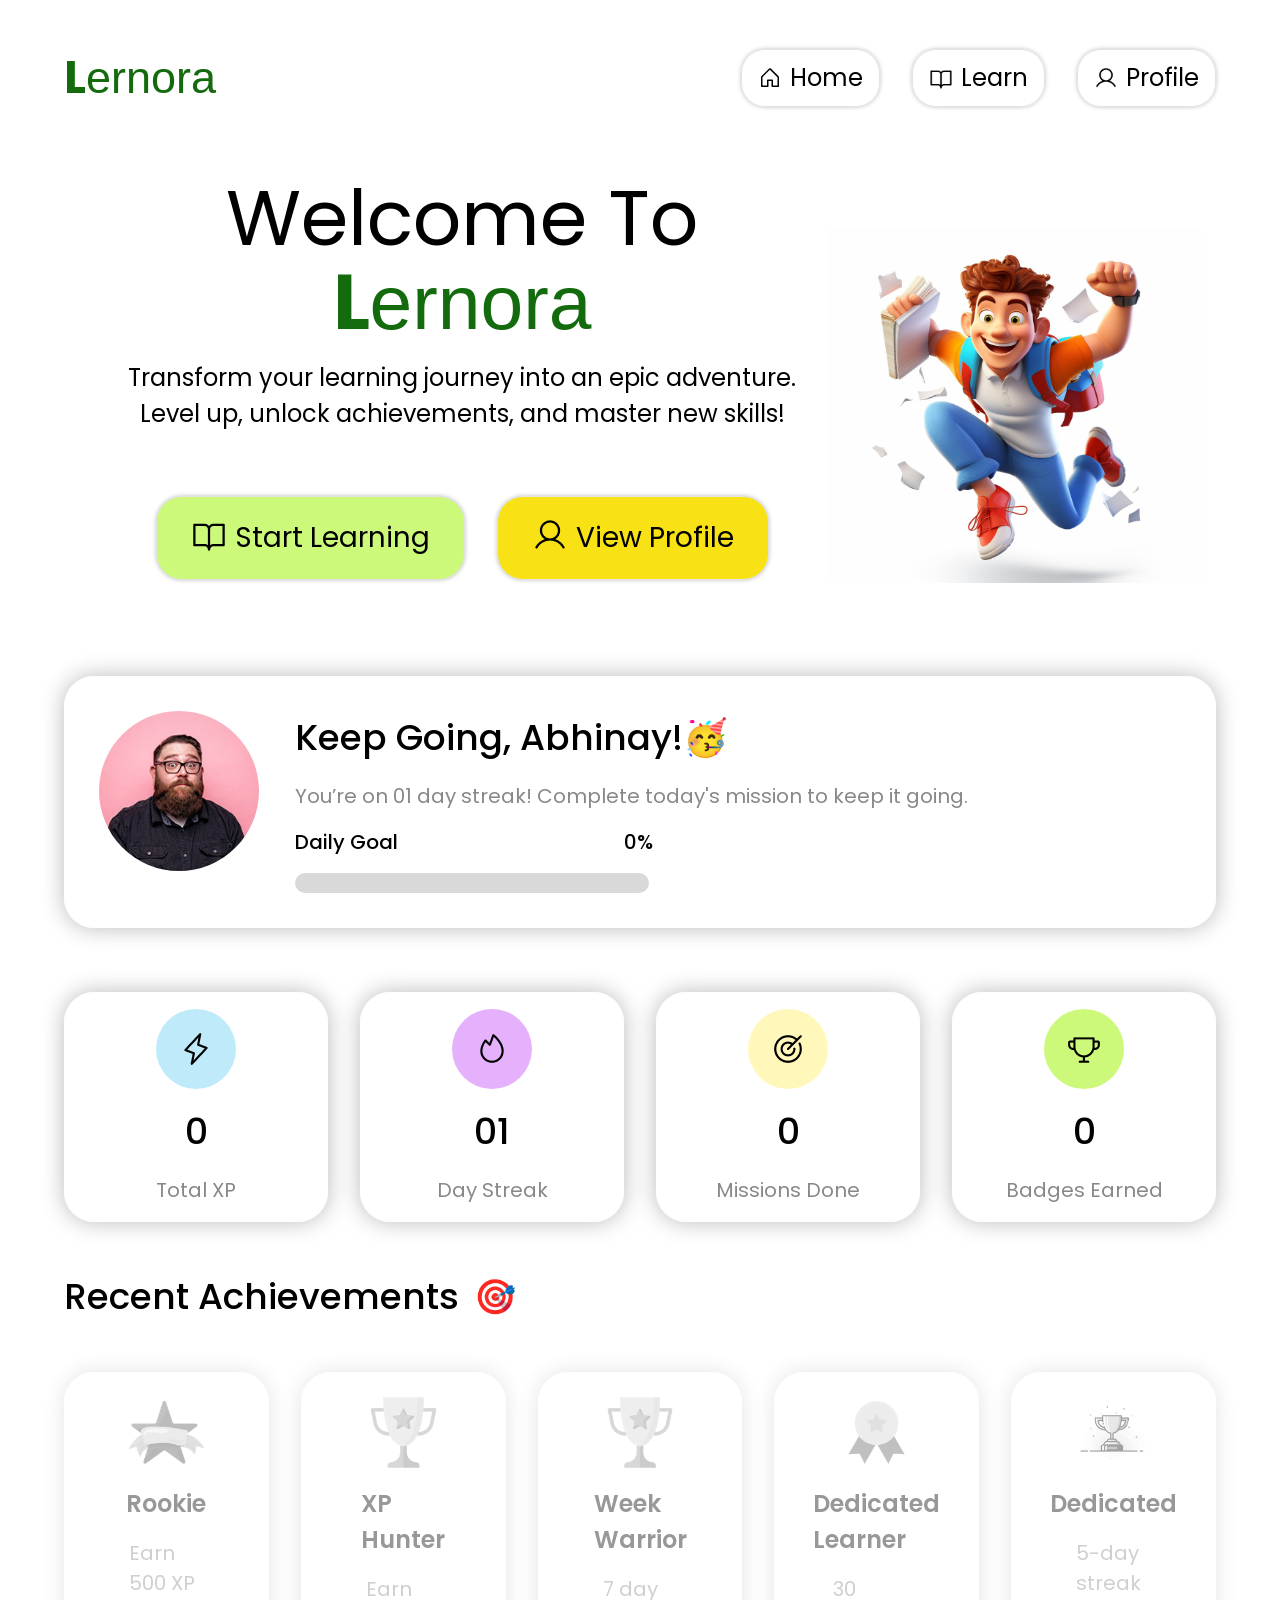
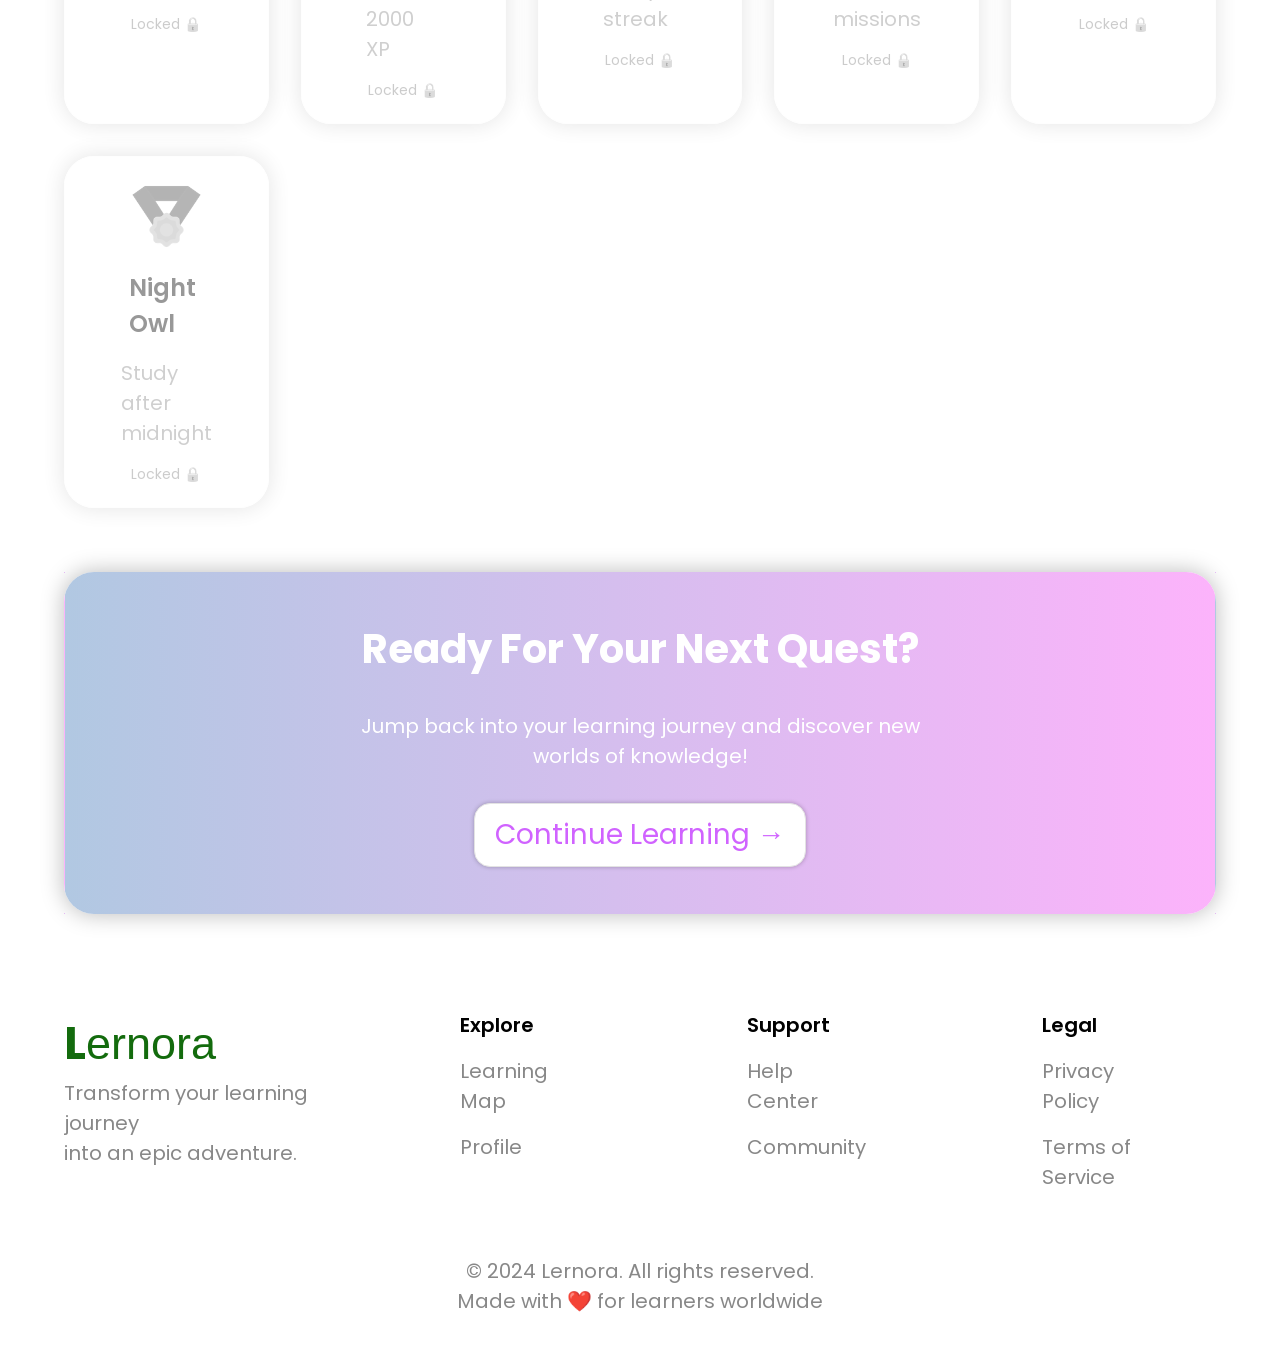
<file: Lernora/index.html>
<!doctype html>
<html lang="en">
  <head>
    <meta charset="UTF-8" />
    <meta name="viewport" content="width=device-width, initial-scale=1.0" />
    <link rel="preconnect" href="https://fonts.googleapis.com" />
    <link rel="preconnect" href="https://fonts.gstatic.com" crossorigin />
    <link
      href="https://fonts.googleapis.com/css2?family=Poppins:ital,wght@0,100;0,200;0,300;0,400;0,500;0,600;0,700;0,800;0,900;1,100;1,200;1,300;1,400;1,500;1,600;1,700;1,800;1,900&display=swap"
      rel="stylesheet"
    />
    <link
      href="https://fonts.cdnfonts.com/css/rosehot-free-version"
      rel="stylesheet"
    />
    <link rel="stylesheet" href="css/base.css" />
    <link rel="stylesheet" href="css/layout.css" />
    <link rel="stylesheet" href="css/component.css" />
    <title>Dashboard</title>
  </head>

  <body class="page">
    <header class="header-content">
      <a href="index.html" class="logo"
        ><span class="logo-letter">L</span>ernora</a
      >
      <nav class="nav-bar">
        <ul class="menu">
          <li class="menu-item" id="menu-home">
            <a href="index.html"><img src="assets/icons/house.png" />Home</a>
          </li>
          <li class="menu-item" id="menu-learn">
            <a href="learn.html"><img src="assets/icons/book.png" />Learn</a>
          </li>
          <li class="menu-item" id="menu-profile">
            <a href="profile.html"
              ><img src="assets/icons/profile.png" />Profile</a
            >
          </li>
        </ul>
      </nav>
    </header>

    <main class="main-content">
      <section class="hero-section">
        <div class="hero-content">
          <div class="hero-text">
            <h1>
              Welcome To<br />
              <span class="hero-logo"
                ><span class="logo-letter">L</span>ernora</span
              >
            </h1>
            <p id="hero-para">
              Transform your learning journey into an epic adventure.<br />
              Level up, unlock achievements, and master new skills!
            </p>
          </div>
          <div class="hero-actions">
            <a href="learn.html"
              ><button id="start-learning-btn" class="hero-btn">
                <img src="assets/icons/book.png" />Start Learning
              </button>
            </a>
            <a href="profile.html">
              <button id="view-profile-btn" class="hero-btn">
                <img src="assets/icons/profile.png" />View Profile
              </button>
            </a>
          </div>
        </div>
        <div class="hero-visuals">
          <img
            src="assets/images/boy.png"
            alt=""
            id="boy-img"
            aria-hidden="true"
          />
        </div>
      </section>

      <section class="progress-section">
        <article class="daily-progress">
          <div class="user-image">
            <img src="assets/images/user.png" alt="" id="user-img" />
          </div>
          <div class="progress-text">
            <h2 class="greeting">
              Keep Going, <span class="user-name">Abhinay</span>!&#129395;
            </h2>
            <p class="streak-text">
              You’re on <span class="day-streak">7</span> day streak! Complete
              today's mission to keep it going.
            </p>
            <p>Daily Goal <span class="progress-percent"></span></p>
            <div class="progress-bar">
              <div class="progress-bar__fill"></div>
            </div>
            <!-- Progress bar -->
          </div>
        </article>

        <div class="progress-stats-grid">
          <div class="progress-item">
            <div id="progress-item1">
              <img
                src="assets/icons/bolt.png"
                alt=""
                class="progress-icon"
                aria-hidden="true"
              /><!--bolt-icon-->
            </div>
            <h3 class="total-xp"><!--total-xp--></h3>
            <p>Total XP</p>
          </div>

          <div class="progress-item">
            <div id="progress-item2">
              <img
                src="assets/icons/fire.png"
                alt=""
                class="progress-icon"
                aria-hidden="true"
              /><!--fire-icon-->
            </div>
            <h3 class="day-streak">07<!--day-streak--></h3>
            <p>Day Streak</p>
          </div>

          <div class="progress-item">
            <div id="progress-item3">
              <img
                src="assets/icons/aim.png"
                alt=""
                class="progress-icon"
                aria-hidden="true"
              /><!--aim-icon-->
            </div>
            <h3 class="missions-done">28<!--missions-done--></h3>
            <p>Missions Done</p>
          </div>

          <div class="progress-item">
            <div id="progress-item4">
              <img
                src="assets/icons/small_trophy.png"
                alt=""
                class="progress-icon"
                aria-hidden="true"
              /><!--trophy-icon-->
            </div>
            <h3 class="badges-earned">20<!--badges-earned--></h3>
            <p>Badges Earned</p>
          </div>
        </div>
      </section>

      <section class="achievements-section">
        <div class="achievements-title">
          <h2>Recent Achievements</h2>
          <img
            src="assets/icons/target.gif"
            alt=""
            id="aim-board"
          /><!--target-icon-->
        </div>

        <div class="achievements-container" id="dashboard-achievements"></div>

        <div class="achievements-next">
          <h3>Ready For Your Next Quest?</h3>
          <p>
            Jump back into your learning journey and discover new worlds of
            knowledge!
          </p>
          <button id="next-learning-btn" class="hero-btn">
            <a href="learn.html"
              >Continue Learning &#8594;<!--right-arrow-icon--></a
            >
          </button>
        </div>
      </section>
    </main>

    <footer class="footer-content">
      <div class="footer-quick-links">
        <div class="footer-branding">
          <a href="index.html" class="logo"
            ><span class="logo-letter">L</span>ernora</a
          >
          <p>Transform your learning journey<br />into an epic adventure.</p>
        </div>
        <div class="quick-links">
          <ul>
            <li><h4>Explore</h4></li>
            <li><a href="#">Learning Map</a></li>
            <li><a href="#">Profile</a></li>
          </ul>
        </div>
        <div class="quick-links">
          <ul>
            <li><h4>Support</h4></li>
            <li><a href="#">Help Center</a></li>
            <li><a href="#">Community</a></li>
          </ul>
        </div>
        <div class="quick-links">
          <ul>
            <li><h4>Legal</h4></li>
            <li><a href="#">Privacy Policy</a></li>
            <li><a href="#">Terms of Service</a></li>
          </ul>
        </div>
      </div>
      <div class="footer-copyright">
        <p>© 2024 Lernora. All rights reserved.</p>
        <p>Made with &#10084;&#65039; for learners worldwide</p>
      </div>
    </footer>
    <script type="module" src="js/main.js"></script>
  </body>
</html>
</file>
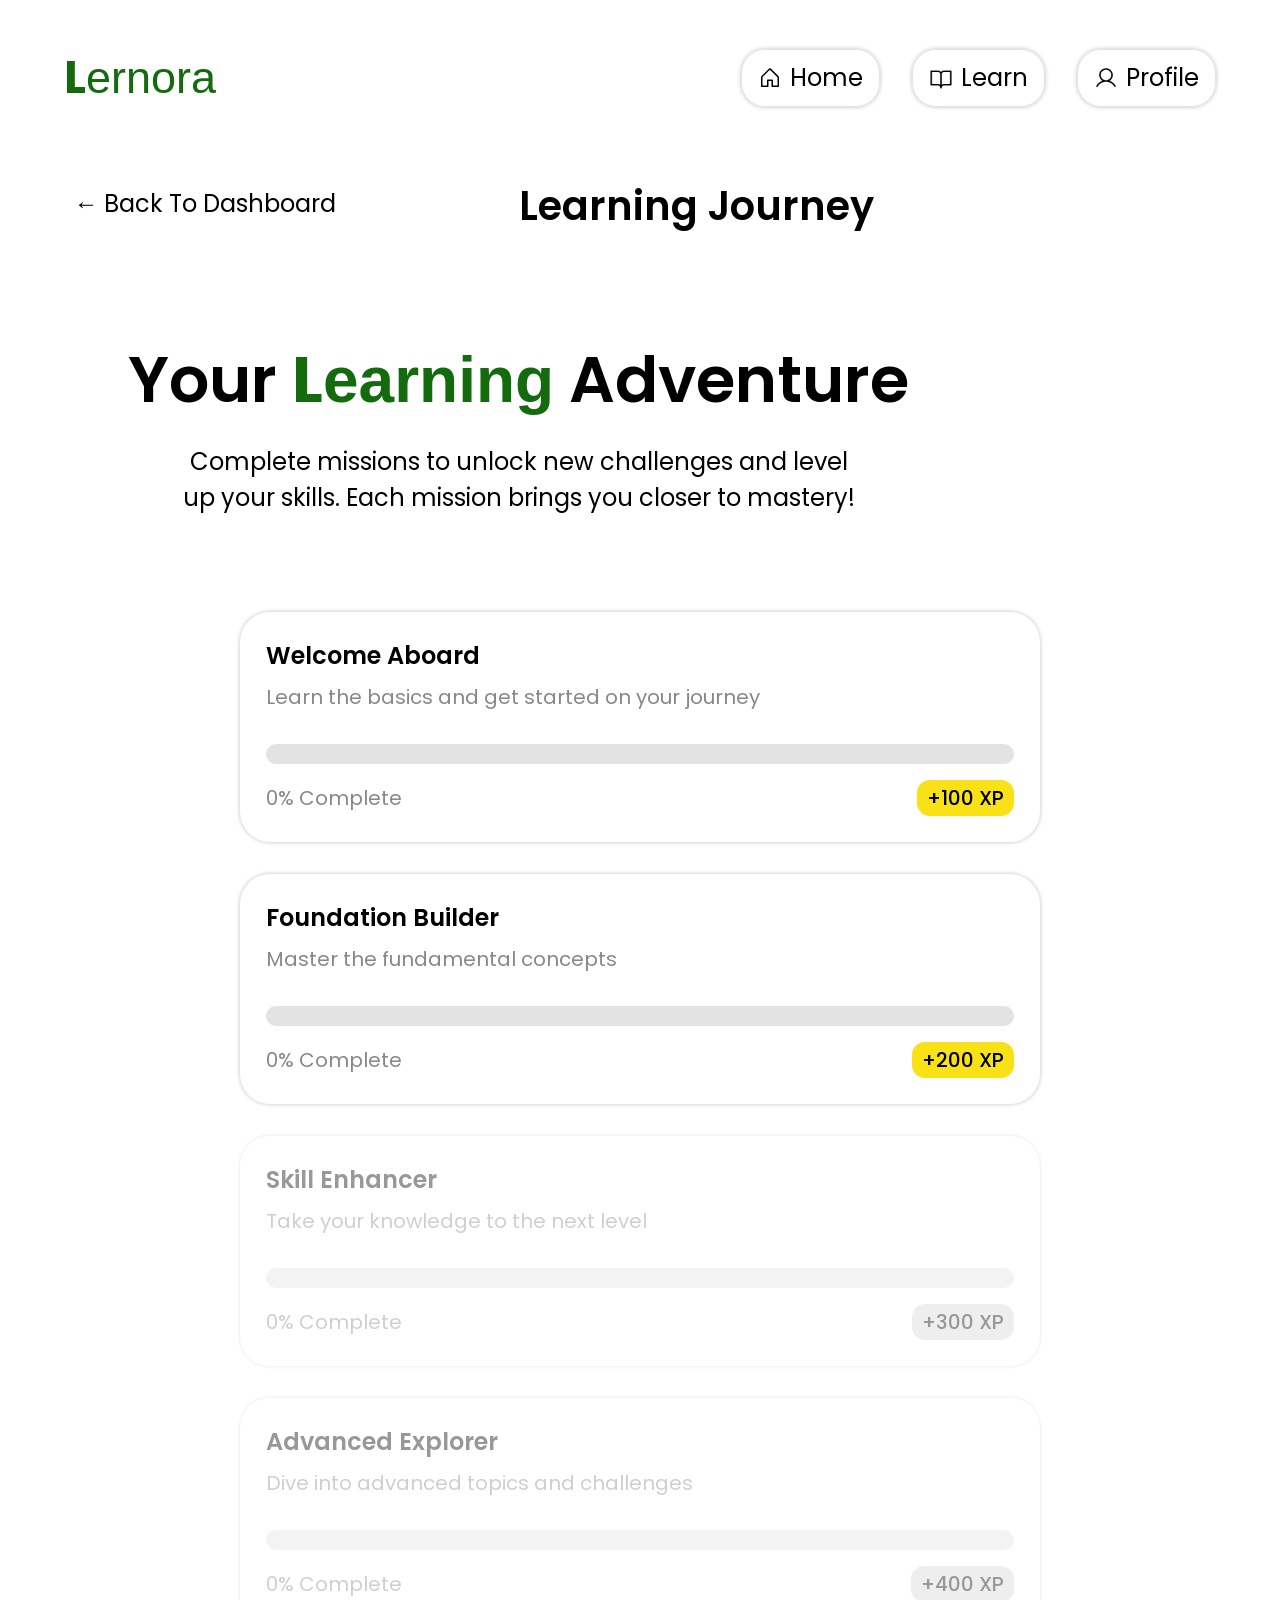
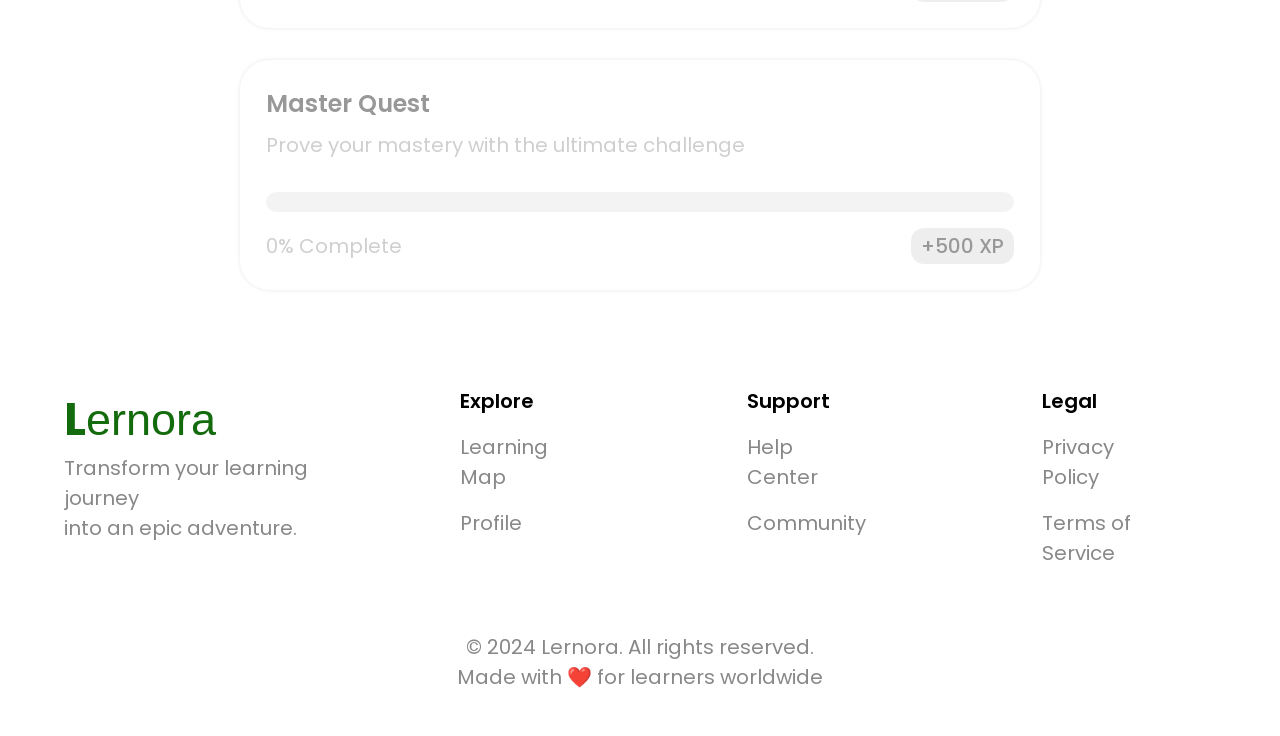
<file: Lernora/learn.html>
<!doctype html>
<html lang="en">
  <head>
    <meta charset="UTF-8" />
    <meta name="viewport" content="width=device-width, initial-scale=1.0" />
    <link rel="preconnect" href="https://fonts.googleapis.com" />
    <link rel="preconnect" href="https://fonts.gstatic.com" crossorigin />
    <link
      href="https://fonts.googleapis.com/css2?family=Poppins:ital,wght@0,100;0,200;0,300;0,400;0,500;0,600;0,700;0,800;0,900;1,100;1,200;1,300;1,400;1,500;1,600;1,700;1,800;1,900&display=swap"
      rel="stylesheet"
    />
    <link
      href="https://fonts.cdnfonts.com/css/rosehot-free-version"
      rel="stylesheet"
    />
    <link rel="stylesheet" href="css/base.css" />
    <link rel="stylesheet" href="css/layout.css" />
    <link rel="stylesheet" href="css/component.css" />
    <title>Learn</title>
  </head>

  <body class="page">
    <header class="header-content">
      <a href="index.html" class="logo"
        ><span class="logo-letter">L</span>ernora</a
      >
      <nav class="nav-bar">
        <ul class="menu">
          <li class="menu-item" id="menu-home">
            <a href="index.html"><img src="assets/icons/house.png" />Home</a>
          </li>
          <li class="menu-item" id="menu-learn">
            <a href="learn.html"><img src="assets/icons/book.png" />Learn</a>
          </li>
          <li class="menu-item" id="menu-profile">
            <a href="profile.html"
              ><img src="assets/icons/profile.png" />Profile</a
            >
          </li>
        </ul>
      </nav>
    </header>

    <main class="main-content">
      <div class="page-title">
        <a href="./index.html">&#8592; Back To Dashboard</a>
        <p>Learning Journey</p>
      </div>
      <section class="hero-section">
        <div class="hero-content">
          <div class="hero-text">
            <h2>
              Your
              <span class="hero-logo"
                ><span class="logo-letter">L</span>earning</span
              >
              Adventure
            </h2>
            <p id="hero-para">
              Complete missions to unlock new challenges and level
              <br />up your skills. Each mission brings you closer to mastery!
            </p>
          </div>
        </div>
      </section>

      <section class="learning-items"></section>
    </main>

    <footer class="footer-content">
      <div class="footer-quick-links">
        <div class="footer-branding">
          <a href="index.html" class="logo"
            ><span class="logo-letter">L</span>ernora</a
          >
          <p>Transform your learning journey<br />into an epic adventure.</p>
        </div>
        <div class="quick-links">
          <ul>
            <li><h4>Explore</h4></li>
            <li><a href="#">Learning Map</a></li>
            <li><a href="#">Profile</a></li>
          </ul>
        </div>
        <div class="quick-links">
          <ul>
            <li><h4>Support</h4></li>
            <li><a href="#">Help Center</a></li>
            <li><a href="#">Community</a></li>
          </ul>
        </div>
        <div class="quick-links">
          <ul>
            <li><h4>Legal</h4></li>
            <li><a href="#">Privacy Policy</a></li>
            <li><a href="#">Terms of Service</a></li>
          </ul>
        </div>
      </div>
      <div class="footer-copyright">
        <p>© 2024 Lernora. All rights reserved.</p>
        <p>Made with &#10084;&#65039; for learners worldwide</p>
      </div>
    </footer>
    <script type="module" src="js/main.js"></script>
  </body>
</html>
</file>
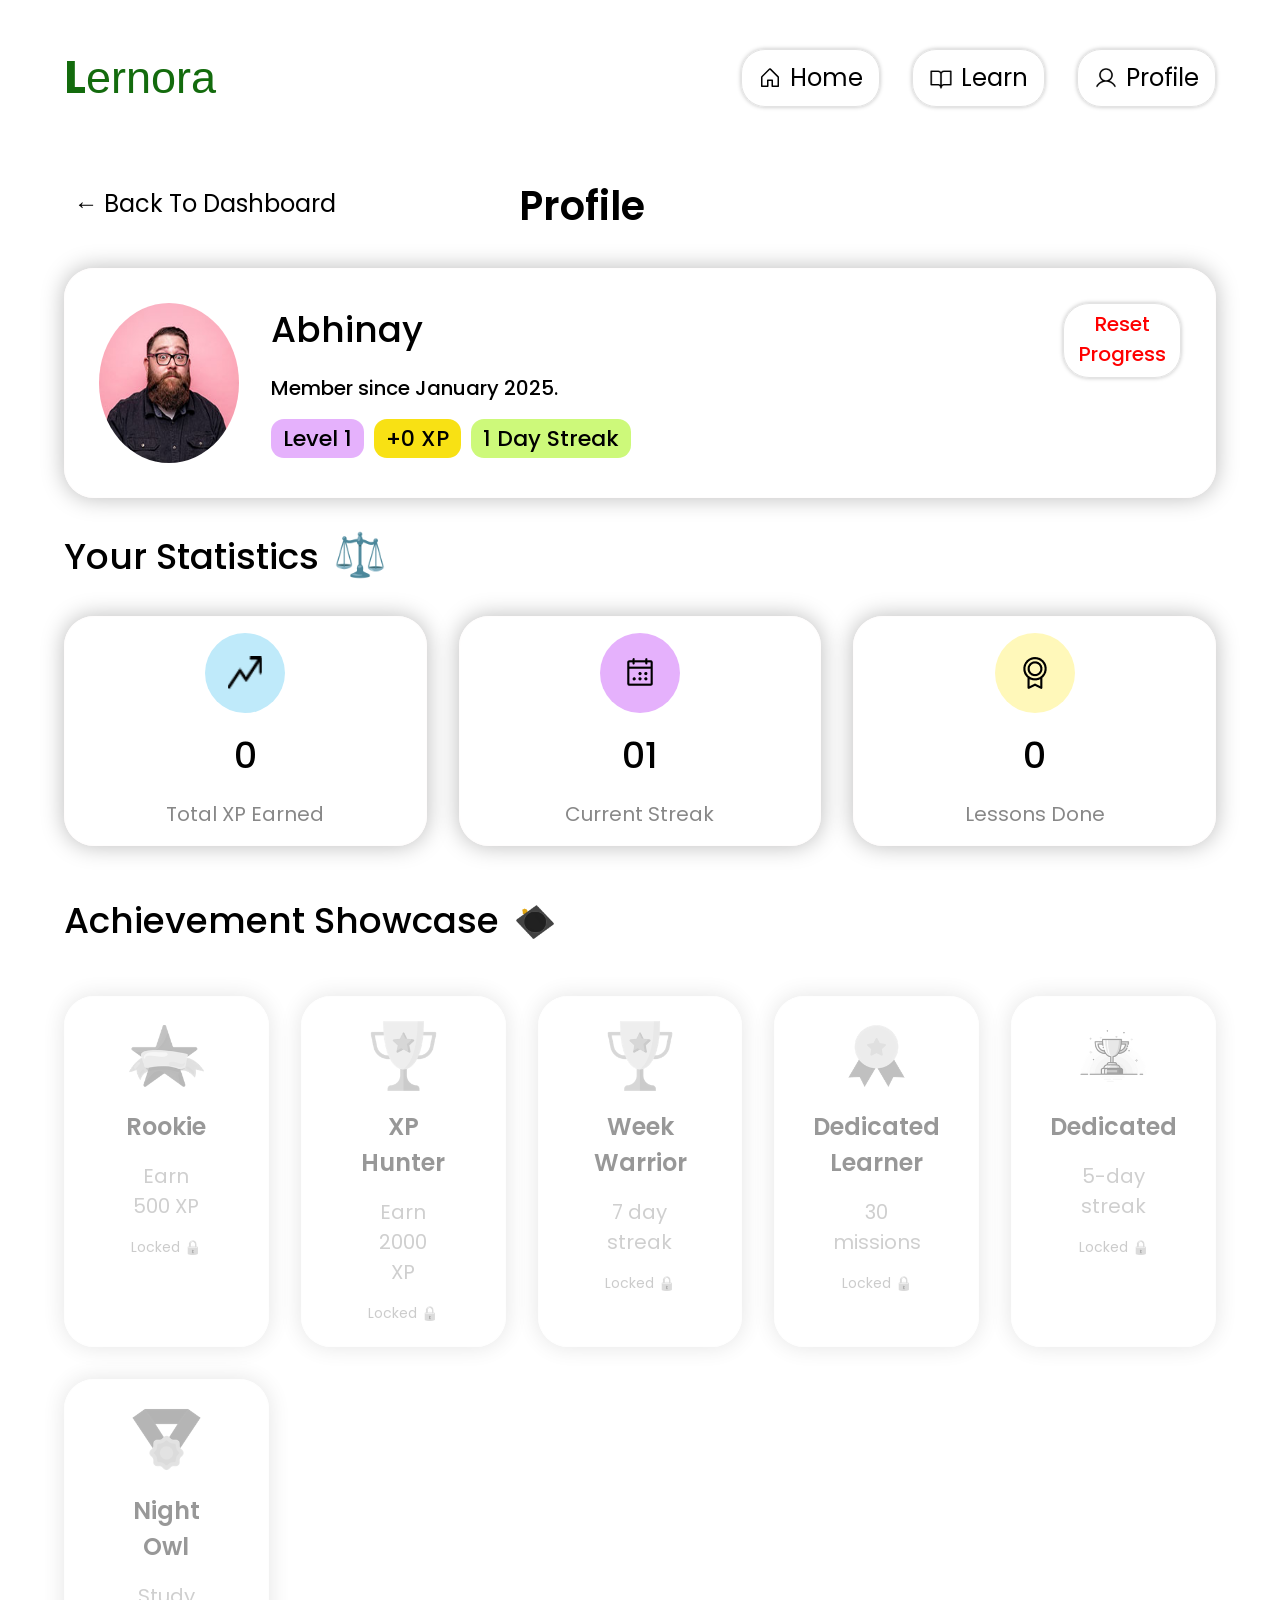
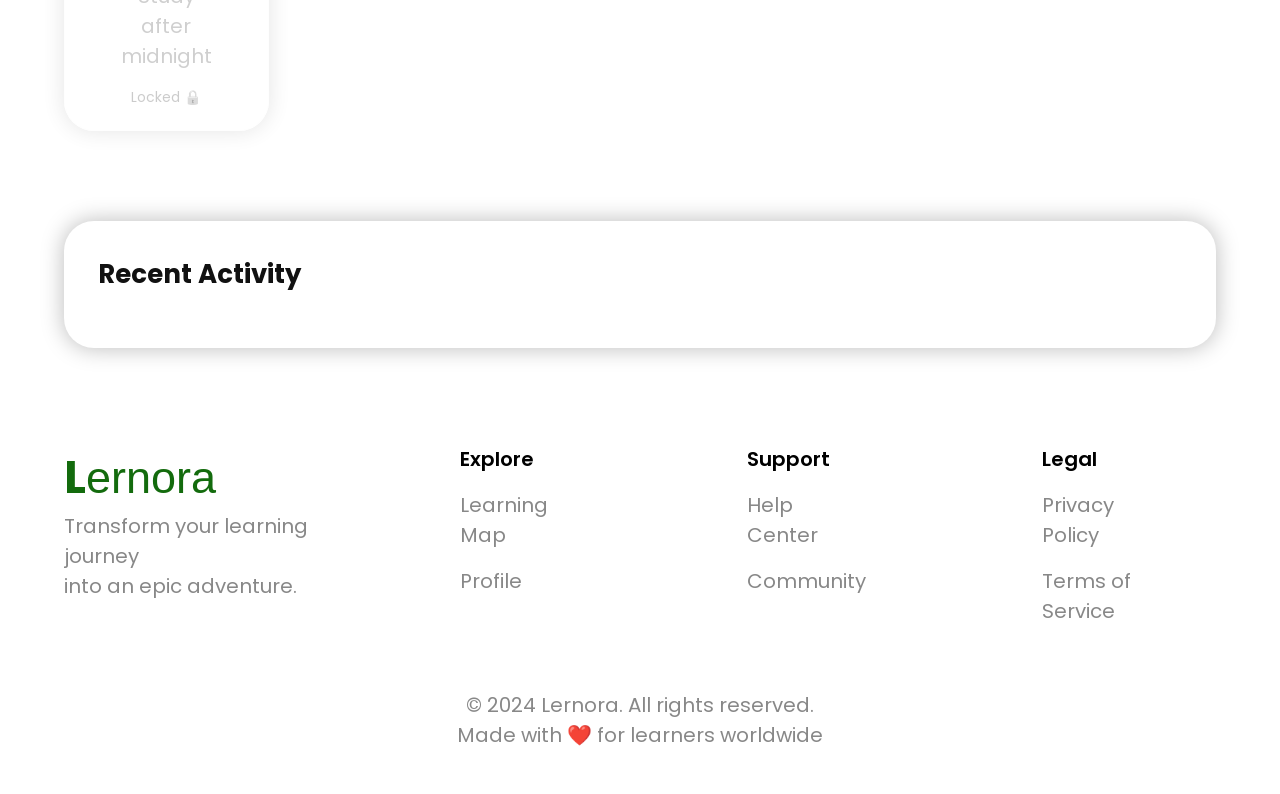
<file: Lernora/profile.html>
<!doctype html>
<html lang="en">
  <head>
    <meta charset="UTF-8" />
    <meta name="viewport" content="width=device-width, initial-scale=1.0" />
    <link rel="preconnect" href="https://fonts.googleapis.com" />
    <link rel="preconnect" href="https://fonts.gstatic.com" crossorigin />
    <link
      href="https://fonts.googleapis.com/css2?family=Poppins:ital,wght@0,100;0,200;0,300;0,400;0,500;0,600;0,700;0,800;0,900;1,100;1,200;1,300;1,400;1,500;1,600;1,700;1,800;1,900&display=swap"
      rel="stylesheet"
    />
    <link
      href="https://fonts.cdnfonts.com/css/rosehot-free-version"
      rel="stylesheet"
    />
    <link rel="stylesheet" href="css/base.css" />
    <link rel="stylesheet" href="css/layout.css" />
    <link rel="stylesheet" href="css/component.css" />
    <title>Profile</title>
  </head>
  <body class="page">
    <header class="header-content">
      <a href="index.html" class="logo"
        ><span class="logo-letter">L</span>ernora</a
      >
      <nav class="nav-bar">
        <ul class="menu">
          <li class="menu-item" id="menu-home">
            <a href="index.html"><img src="assets/icons/house.png" />Home</a>
          </li>
          <li class="menu-item" id="menu-learn">
            <a href="learn.html"><img src="assets/icons/book.png" />Learn</a>
          </li>
          <li class="menu-item" id="menu-profile">
            <a href="profile.html"
              ><img src="assets/icons/profile.png" />Profile</a
            >
          </li>
        </ul>
      </nav>
    </header>

    <main class="main-content">
      <div class="page-title">
        <a href="./index.html">&#8592; Back To Dashboard</a>
        <p>Profile</p>
      </div>

      <article class="daily-progress">
        <div class="user-image">
          <img src="assets/images/user.png" alt="" id="user-img" />
        </div>
        <div class="progress-text profile-text">
          <h2><span class="user-name">Abhinay</span></h2>
          <p>Member since January 2025.</p>
          <div class="profile-quick-stats">
            <span class="quick-stat level-text" id="qs1">Level 1</span>
            <span class="quick-stat profile-xp" id="qs2">+200 XP</span>
            <span class="quick-stat profile-streak" id="qs3">1 Day Streak</span>
          </div>
        </div>
        <button id="reset-progress-btn" class="hero-btn">Reset Progress</button>
      </article>

      <section class="profile-stats-section">
        <div class="profile-stats-title">
          <h2>Your Statistics</h2>
          <img src="assets/icons/weighing-scale.gif" alt="" />
        </div>
        <div class="profile-stats-grid">
          <div class="progress-item">
            <div id="progress-item1">
              <img
                src="assets/icons/trendup.png"
                alt=""
                class="progress-icon"
                aria-hidden="true"
              /><!--bolt-icon-->
            </div>
            <h3 class="total-xp">2450<!--total-xp--></h3>
            <p>Total XP Earned</p>
          </div>

          <div class="progress-item">
            <div id="progress-item2">
              <img
                src="assets/icons/calendardots.png"
                alt=""
                class="progress-icon"
                aria-hidden="true"
              /><!--fire-icon-->
            </div>
            <h3 class="day-streak">07<!--day-streak--></h3>
            <p>Current Streak</p>
          </div>

          <div class="progress-item">
            <div id="progress-item3">
              <img
                src="assets/icons/medal.png"
                alt=""
                class="progress-icon"
                aria-hidden="true"
              /><!--aim-icon-->
            </div>
            <h3 class="missions-done">28<!--missions-done--></h3>
            <p>Lessons Done</p>
          </div>
        </div>
      </section>

      <section class="achievements-section">
        <div class="achievements-title">
          <h2>Achievement Showcase</h2>
          <img
            src="assets/icons/hat.gif"
            alt=""
            id="aim-board"
          /><!--target-icon-->
        </div>
        <div
          class="achievements-container profile-achievements"
          id="achievements-list"
        ></div>
      </section>

      <section class="activity-section">
        <div class="activity-container"></div>
      </section>
    </main>

    <footer class="footer-content">
      <div class="footer-quick-links">
        <div class="footer-branding">
          <a href="index.html" class="logo"
            ><span class="logo-letter">L</span>ernora</a
          >
          <p>Transform your learning journey<br />into an epic adventure.</p>
        </div>
        <div class="quick-links">
          <ul>
            <li><h4>Explore</h4></li>
            <li><a href="#">Learning Map</a></li>
            <li><a href="#">Profile</a></li>
          </ul>
        </div>
        <div class="quick-links">
          <ul>
            <li><h4>Support</h4></li>
            <li><a href="#">Help Center</a></li>
            <li><a href="#">Community</a></li>
          </ul>
        </div>
        <div class="quick-links">
          <ul>
            <li><h4>Legal</h4></li>
            <li><a href="#">Privacy Policy</a></li>
            <li><a href="#">Terms of Service</a></li>
          </ul>
        </div>
      </div>
      <div class="footer-copyright">
        <p>© 2024 Lernora. All rights reserved.</p>
        <p>Made with &#10084;&#65039; for learners worldwide</p>
      </div>
    </footer>
    <script type="module" src="js/main.js"></script>
  </body>
</html>
</file>
<file: Lernora/css/base.css>
*,
*::before,
*::after {
  box-sizing: border-box;
}

*{
    margin: 0;
    padding: 0;
}

:root{
    --logo-green-color: rgba(19, 107, 13, 1);
    --light-green-color: rgba(205, 249, 122, 1);
    --lighter-green-color: rgba(171, 255, 208, 1);
    --light-blue-color: rgba(119, 136, 234, 1);
    --light-skyblue-color: rgba(191, 234, 250, 1);
    --purple-color: rgba(225, 156, 255, 1);
    --light-purple-color: rgba(229, 177, 252, 1);
    --cyan-green: rgba(171, 255, 208, 1);
    --orange-color: rgba(255, 213, 108, 1);
    --yellow-color: rgba(248, 225, 20, 1);
    --light-yellow-color: rgba(255, 248, 186, 1);
    --light-gray-color: rgba(136, 136, 136, 1);

    --space-xs: 0.25rem;
    --space-sm: 0.5rem;
    --space-md: 1rem;
    --space-lg: 2rem;
    --space-xl: 4rem;

    --btn-radius: 26px;
    --card-radius: 30px;
    --menu-btn-radius: 24px;
    --card-border: 1px solid rgba(255, 253, 253, 1);
    --btn-border: 1px solid rgba(227, 227, 227, 1);
    
    --box-shadow: 0px 0px 22.7px 1px rgba(0, 0, 0, 0.25);
    --btn-shadow: 0px 0px 4px 0px rgba(0, 0, 0, 0.25);


    --para-font-size: 20px;
}

body {
    line-height: 1.5;
    -webkit-font-smoothing: antialiased;
    font-family: "Poppins", sans-serif;
    font-weight: 400;
    font-style: normal;
    background-color: white;
}

h1{
    font-size: clamp(2.5rem, 6vw, 6rem);
    line-height: 1.1;
    font-weight: 400;
}

img,
svg{
    display: block;
    max-width: 100%;
}

a{
    text-decoration: none;
    color: inherit;
}

ul,
ol{
    list-style: none;
}

p{
    color: var(--light-gray-color);
    font-size: var(--para-font-size);
}

button{
    cursor: pointer;
    font-family: "Poppins", sans-serif;
    background: none;
}
</file>
<file: Lernora/css/layout.css>
.page{
    max-width: 1200px;
    margin: 0 auto;
    padding: 44px 24px;
}

/*---HEADER---*/
header{
    display: flex;
    justify-content: space-between;
}

nav{
    display: flex;
    justify-content: flex-end;
}

.menu{
    display: flex;
    justify-content: space-between;
    align-items: center;
    text-align: center;
    gap: var(--space-lg);
}

.menu-item a{
    display: flex;
    gap: var(--space-sm);
    flex-direction: row;
    align-items: center;
}

/*---FOOTER---*/
.footer-content{
    display: flex;
    flex-direction: column;
    align-items: center;
    gap: var(--space-xl);
    margin-top: var(--space-xl);
}

.footer-quick-links{
    display: flex;
    flex-direction: row;
    justify-content: space-between;
    align-items:flex-start;
    gap: 6rem;
}

.footer-copyright{
    text-align: center;
}

/*---HOME-PAGE---*/
.main-content{
    display: flex;
    flex-direction: column;
    gap: var(--space-lg);
}

.hero-section{
    display: flex;
    flex-direction: row;
    align-items: center;
    text-align: center;
    gap: var(--space-lg);
    padding: var(--space-xl);
}

.hero-content{
    display: flex;
    flex-direction: column;
    gap: var(--space-xl);
}

.hero-text{
    display: flex;
    flex-direction: column;
    gap: var(--space-md);
}

.hero-actions{
    display: flex;
    flex-direction: row;
    gap: var(--space-lg);
    justify-content: center;
}

.progress-section{
    display: flex;
    flex-direction: column;
    gap: var(--space-xl);
}

.daily-progress{
    display: flex;
    flex-direction: row;
    align-items: flex-start;
    gap: var(--space-lg);
}

.progress-text{
    display: flex;
    flex-direction: column;
    align-items: flex-start;
    gap: var(--space-md);
    width: 100%;
}

.progress-stats-grid {
    display: grid;
    grid-template-columns: repeat(auto-fit, minmax(200px, 1fr));
    gap: var(--space-lg);
}

.progress-item{
    display: flex;
    flex-direction: column;
    align-items: center;
    gap: var(--space-md);
}

.achievements-section{
    display: flex;
    flex-direction: column;
    gap: var(--space-xl);
}

#aim-board{
    width: 40px;
    height: 40px;
}

.achievements-title{
    display: flex;
    flex-direction: row;
    align-items: center;
    gap: var(--space-md);
}

.achievements-container{
    display: grid;
    grid-template-columns: repeat(auto-fit, minmax(200px, 1fr));
    gap: var(--space-lg);
}

.achievements-item{
    display: flex;
    flex-direction: column;
    align-items: center;
    gap: var(--space-md);
}

.achievements-next{
    display: flex;
    flex-direction: column;
    align-items: center;
    gap: var(--space-lg);
}

/*---LEARN-PAGE---*/
.page-title{
    display: flex;
    align-items: flex-start;
}

.learning-items{
    display: flex;
    flex-direction: column;
    align-items: center;
    gap: var(--space-lg);
}

/*---PROFILE-PAGE*/
.profile-stats-grid{
    display: grid;
    grid-template-columns: repeat(auto-fit, minmax(200px, 1fr));
    gap: var(--space-lg);
}

.profile-stats-section{
    display: flex;
    flex-direction: column;
    gap: var(--space-lg);
}

.profile-achievements{
    display: grid;
    grid-template-columns: repeat(auto-fit, minmax(200px, 1fr));
    gap: var(--space-lg);
}

.activity-section{
    display: flex;
    flex-direction: column;
    gap: var(--space-lg);
    margin-top: 5%;
}

@media (max-width: 768px) {

  .hero-actions {
    flex-direction: column;
    width: 100%;
  }

  .hero-btn {
    width: 100%;
    justify-content: center;
  }

  .daily-progress {
    flex-direction: column;
    align-items: center;
    text-align: center;
  }

  .progress-bar {
    width: 100%;
  }

}
</file>
<file: Lernora/css/component.css>
/*---HEADER---*/
.logo{
    color: var(--logo-green-color);
    font-size: 45px;
    font-weight: 400;
    font-family: 'Rosehot free version', sans-serif;
}

.logo-letter{
    font-weight: 700;
    font-family: "Poppins", sans-serif;
}

.menu-item{
    font-size: 24px;
    padding: 10px 16px;
    border: var(--btn-border);
    border-radius: var(--menu-btn-radius);
    box-shadow: var(--btn-shadow);
}

.menu-item:hover{
    color: white;
    border: none;
    border-radius: var(--menu-btn-radius); 
}

#menu-home:hover{
    background-color: var(--light-green-color);
    border: 1px solid var(--light-green-color);
}

#menu-learn:hover{
    background-color: var(--purple-color);
    border: 1px solid var(--purple-color);
}
#menu-profile:hover{
    background-color: var(--yellow-color);
    border: 1px solid var(--yellow-color);
}

.menu-item a img{
    width: 24px;
    height: 24px;
}

/*---FOOTER---*/
.footer-content{
    margin-top: 6rem;
}

.footer-branding{
    display: flex;
    flex-direction: column;
    align-items: flex-start;
}

.quick-links{
    padding: 0px 40px;
}

.quick-links ul{
    display: flex;
    flex-direction: column;
    gap: var(--space-md);
}

.quick-links ul li h4{
    font-size: 20px;
    font-weight: 600;
}

.quick-links ul li a{
    font-size: 20px;
    font-weight: 400;
    color: rgba(136, 136, 136, 1);
}

.locked {
  opacity: 0.4;
  filter: grayscale(100%);
}

.locked-text {
  font-size: 14px;
  color: gray;
  align-items: flex-end;
}

.learning-card.locked {
  opacity: 0.4;
  pointer-events: none;
  filter: grayscale(100%);
}

/*---HOME PAGE---*/
/*hero-section*/
.hero-logo{
    color: var(--logo-green-color);
    font-family: 'Rosehot free version', sans-serif;
}

#hero-para{
    font-weight: 400;
    font-size: 24px;
    text-align: center;
    color: rgba(0, 0, 0, 1);
}

.hero-btn{
    padding: 20px 34px;
    border: var(--btn-border);
    border-radius: var(--btn-radius);
    display: flex;
    flex-direction: row;
    font-size: 28px;
    gap: var(--space-sm);
    box-shadow: var(--btn-shadow);
}

.hero-btn:hover{
    transition: 0.3s ease;
    transform: translateY(-3px);
}

#start-learning-btn{
    background-color: var(--light-green-color);
}

#start-learning-btn:hover{
    background-color: var(--light-green-color);
    color: white;
    border: none;
}

#view-profile-btn{
    background-color: var(--yellow-color);
}

#view-profile-btn:hover{
    background-color: var(--yellow-color);
    color: white;
    border: none;
}

.hero-btn img{
    width: 36px;
    height: 36px;
}

#boy-img{
    position: absolute;
    width: 375px;
    height: 355px;
    transform: translateY(-150px);
    opacity: 1;
}

@media (max-width: 768px) {
  #boy-img {
    position: static;
    transform: none;
    width: 180px;
    margin-top: 20px;
  }
}

/*progress-section*/
.daily-progress{
    border: var(--card-border);
    border-radius: var(--card-radius);
    box-shadow: var(--box-shadow);
    padding: 34px;
}

.user-image{
    width: 200px;
}

.user-image img{
    width: 160px;
    height: 160px;
    border-radius: 100%;
}

.progress-text h2{
    font-size: 36px;
    font-weight: 500;
}

.progress-text p:last-of-type{
    color: rgba(0, 0, 0, 1);
    font-weight: 500;
    width: 100%;
    display: inline;
}

.progress-percent{
    margin-left: 25%;
    
}

.progress-bar {
  width: 40%;
  height: 20px;
  background-color: rgba(217, 217, 217, 1);
  border-radius: 10px;
}

.progress-bar__fill {
  height: 100%;
  width: 0%; /* JS will control this */
  background-color: var(--light-blue-color);
  border-radius: 10px;
  transition: width 0.4s ease;
}

.progress-item{
    border: var(--card-border);
    border-radius: var(--card-radius);
    box-shadow: var(--box-shadow);
    padding: 16px 46px;
}

.progress-icon{
    width: 34px;
    height: 34px;
}

#progress-item1{
    background-color: var(--light-skyblue-color);
    border-radius: 40px;
    width: 80px;
    height: 80px;
    padding: 23px;
}

#progress-item2{
    background-color: var(--light-purple-color);
    border-radius: 40px;
    width: 80px;
    height: 80px;
    padding: 23px;
}

#progress-item3{
    background-color: var(--light-yellow-color);
    border-radius: 40px;
    width: 80px;
    height: 80px;
    padding: 23px;
}

#progress-item4{
    background-color: var(--light-green-color);
    border-radius: 40px;
    width: 80px;
    height: 80px;
    padding: 23px;
}

.progress-item h3{
    font-size: 36px;
    font-weight: 500;
}

.progress-item p{
    font-weight: 400;
    font-size: var(--para-font-size);
}

/*achievements-section*/
.achievements-title{
    margin-top: 1rem;
    margin-bottom: -1rem;
}

.achievements-title h2{
    font-size: 36px;
    font-weight: 500;
}

.achievements-item{
    border: var(--card-border);
    border-radius: var(--card-radius);
    box-shadow: var(--box-shadow);
    padding: 22px 64px;
}

.achievements-item p:first-of-type{
    font-size: 24px;
    font-weight: 600;
    color: rgba(0, 0, 0, 1);
}

.achievements-next{
    padding: 46px 260px;
    box-shadow: 0px 0px 22px 1px rgba(0, 0, 0, 0.25);
    border: 1px solid;
    border-radius: var(--card-radius);
    border-image-source: linear-gradient(90deg, #B1C8E2 0%, #FCB3FB 75.96%);
    background: linear-gradient(90deg, #B1C8E2 0%, #FCB3FB 100%);
}

.achievements-next h3{
    color: rgba(255, 255, 255, 1);
    font-size: 40px;
    font-weight: 700;
}

.achievements-next p{
    color: rgba(255, 255, 255, 1);
    font-size: 20px;
    font-weight: 400;
    text-align: center;
}

#next-learning-btn{
    padding: 10px 20px;
    background-color: rgba(255, 255, 255, 1);
    border-radius: 16px;
    color: rgba(208, 99, 255, 1)
}

/*---LEARN-PAGE*/

.hero-text h2{
    font-size: 64px;
    font-weight: 600;
}

.page-title{
    display: flex;
    justify-content: left;
    width: 100%;
    margin-top: var(--space-xl);
}

.page-title a{
    padding: 10px;
    color: black;
    font-size: 24px;
    font-weight: 400;
}

.page-title p{
    display: flex;
    justify-content: center;
    align-items:flex-end;
    text-align: center;
    font-size: 40px;
    font-weight: 600;
    color: black;
    margin-left: 15%;
}

.learning-card{
    border-radius: var(--card-radius);
    padding: 26px;
    display: flex;
    flex-direction: column;
    gap: var(--space-lg);
    width: 100%;
    max-width: 800px;
    font-size: 20px;
    box-shadow: 0px 0px 4px 0px rgba(0, 0, 0, 0.25);
}

.learning-card-text{
    display: flex;
    flex-direction: column;
    gap: var(--space-sm);
    cursor: pointer;
}

.learning-card-text:hover{
    text-decoration: underline;
}

.learning-card-progress{
    display: flex;
    flex-direction: column;
    gap: var(--space-md);
}

.learning-card.completed {
  border: 2px solid #22c55e; /* green border */
  background: #f0fff4;
}

.learning-card.completed .learning-progress-fill {
  background: linear-gradient(90deg,#22c55e,#4ade80);
}

.progress-info {
  display: flex;
  justify-content: space-between;
  align-items: center;
}

.xp {
    color: black;
    font-weight: 500;
    background-color: var(--yellow-color);
    border-radius: 13px;
    padding: 3px 10px;
}

.learning-card-text p:first-of-type{
    font-size: 24px;
    font-weight: 600;
    color: rgba(0, 0, 0, 1);
    display: inline;
}

#learning-card-1{
    border: 1px solid var(--lighter-green-color);
}

#learning-card-2{
    border: 1px solid var(--orange-color);
}

#learning-card-3{
    border: 1px solid var(--purple-color);
}

.tick{
    color: var(--logo-green-color);
    border: 1px solid var(--logo-green-color);
    padding: 5px 7px;
    border-radius: 100%;
    font-size: 1rem;
    margin-left: 69%;
}

.learning-card-blocked{
    border: 1px solid rgba(227, 227, 227, 1);
    box-shadow: 0px 0px 4px 0px rgba(0, 0, 0, 0.25);
    border-radius: var(--card-radius);
    padding: 26px;
    display: flex;
    flex-direction: column;
    gap: var(--space-md);
    width: 65%;
    font-size: 20px;
}

.learning-progress-bar{
    width: 100%;
    height: 20px;
    border-radius: 30px;
    background-color: rgba(227, 227, 227, 1);
}

.learning-progress-fill{
    height: 20px;
    border-radius: 30px;
    transition: width 0.6s ease;
    width: 0%;
    background-color: var(--light-blue-color);
}

#progress-fill-green{
    background-color: var(--lighter-green-color);
}

#progress-fill-orange{
    background-color: var(--orange-color);
}

#progress-fill-purple{
    background-color: var(--purple-color);
}

.pro-tip{
    margin-top: var(--space-lg);
    display: flex;
    flex-direction: column;
    align-items: center;
    text-align: center;
    gap: var(--space-md);
    padding: 26px;
    box-shadow: 0px 0px 16.4px 1px rgba(149, 149, 149, 0.25);
    border-radius: var(--card-radius);
}

.pro-tip p:first-of-type{
    font-size: 26px;
    font-weight: 600;
    color: black;
}

.pro-tip p:last-of-type{
    font-size: 22px;
    font-weight: 400;
}

/*---PROFILE-PAGE---*/
.profile-text p{
    color: rgba(136, 136, 136, 1);
}

.profile-quick-stats{
    display: flex;
    flex-direction: row;
    justify-content: center;
    align-items: center;
    gap: 10px;
}

.quick-stat{
    border-radius: 13px;
    padding: 3px 12px;
    font-size: 22px;
    font-weight: 500;
}

#qs1{
    background-color: var(--light-purple-color);
}

#qs2{
    background-color: var(--yellow-color);
}

#qs3{
    background-color: var(--light-green-color);
}

#reset-progress-btn{
    width: 15%;
    height: 75px;
    font-size: 20px;
    font-weight: 500;
    color: red;
    padding: 5px;
}

#reset-progress-btn:hover{
    background-color: red;
    color: white;
}

.profile-stats-title{
    display: flex;
    flex-direction: row;
    gap: var(--space-md);
}

.profile-stats-title h2{
    font-size: 36px;
    font-weight: 500;
}

.profile-stats-title img{
    width: 50px;
    height: 50px;
}

.profile-achievements p{
    text-align: center;
}

.activity-container{
  background:#ffffff;
  padding: 34px;
  border-radius: var(--card-radius);
  box-shadow: var(--box-shadow);
  max-height: 400px;
  overflow-y: auto;
}

.activity-container h2{
  margin-bottom:20px;
  font-size:26px;
  font-weight:700;
  color:#111;
}

.activity-card{
  display:flex;
  align-items:center;
  gap:16px;
  padding:18px;
  border-radius:14px;
  margin-bottom:16px;
}

.activity-card .icon{
  width:42px;
  height:42px;
  border-radius:50%;
  display:flex;
  align-items:center;
  justify-content:center;
  font-weight:700;
  font-size:18px;
}

.activity-card .title{
  font-weight:600;
  color:#1a1a1a;
  margin-bottom:4px;
}

.activity-card .meta{
  color:#6b6b6b;
  font-size:14px;
}

.icon img{
  width: 20px;
  height: 20px;
}

/* activity color variants */
.green{
  background:rgba(240, 255, 239, 1);
}
.green .icon{
  background: rgba(182, 246, 177, 1);
}

.yellow{
  background: var(--light-yellow-color);
}
.yellow .icon{
  background: var(--yellow-color);
}

.purple{
  background: rgba(229, 177, 252, 1);
}
.purple .icon{
  background: rgba(225, 156, 255, 1);
}
</file>
